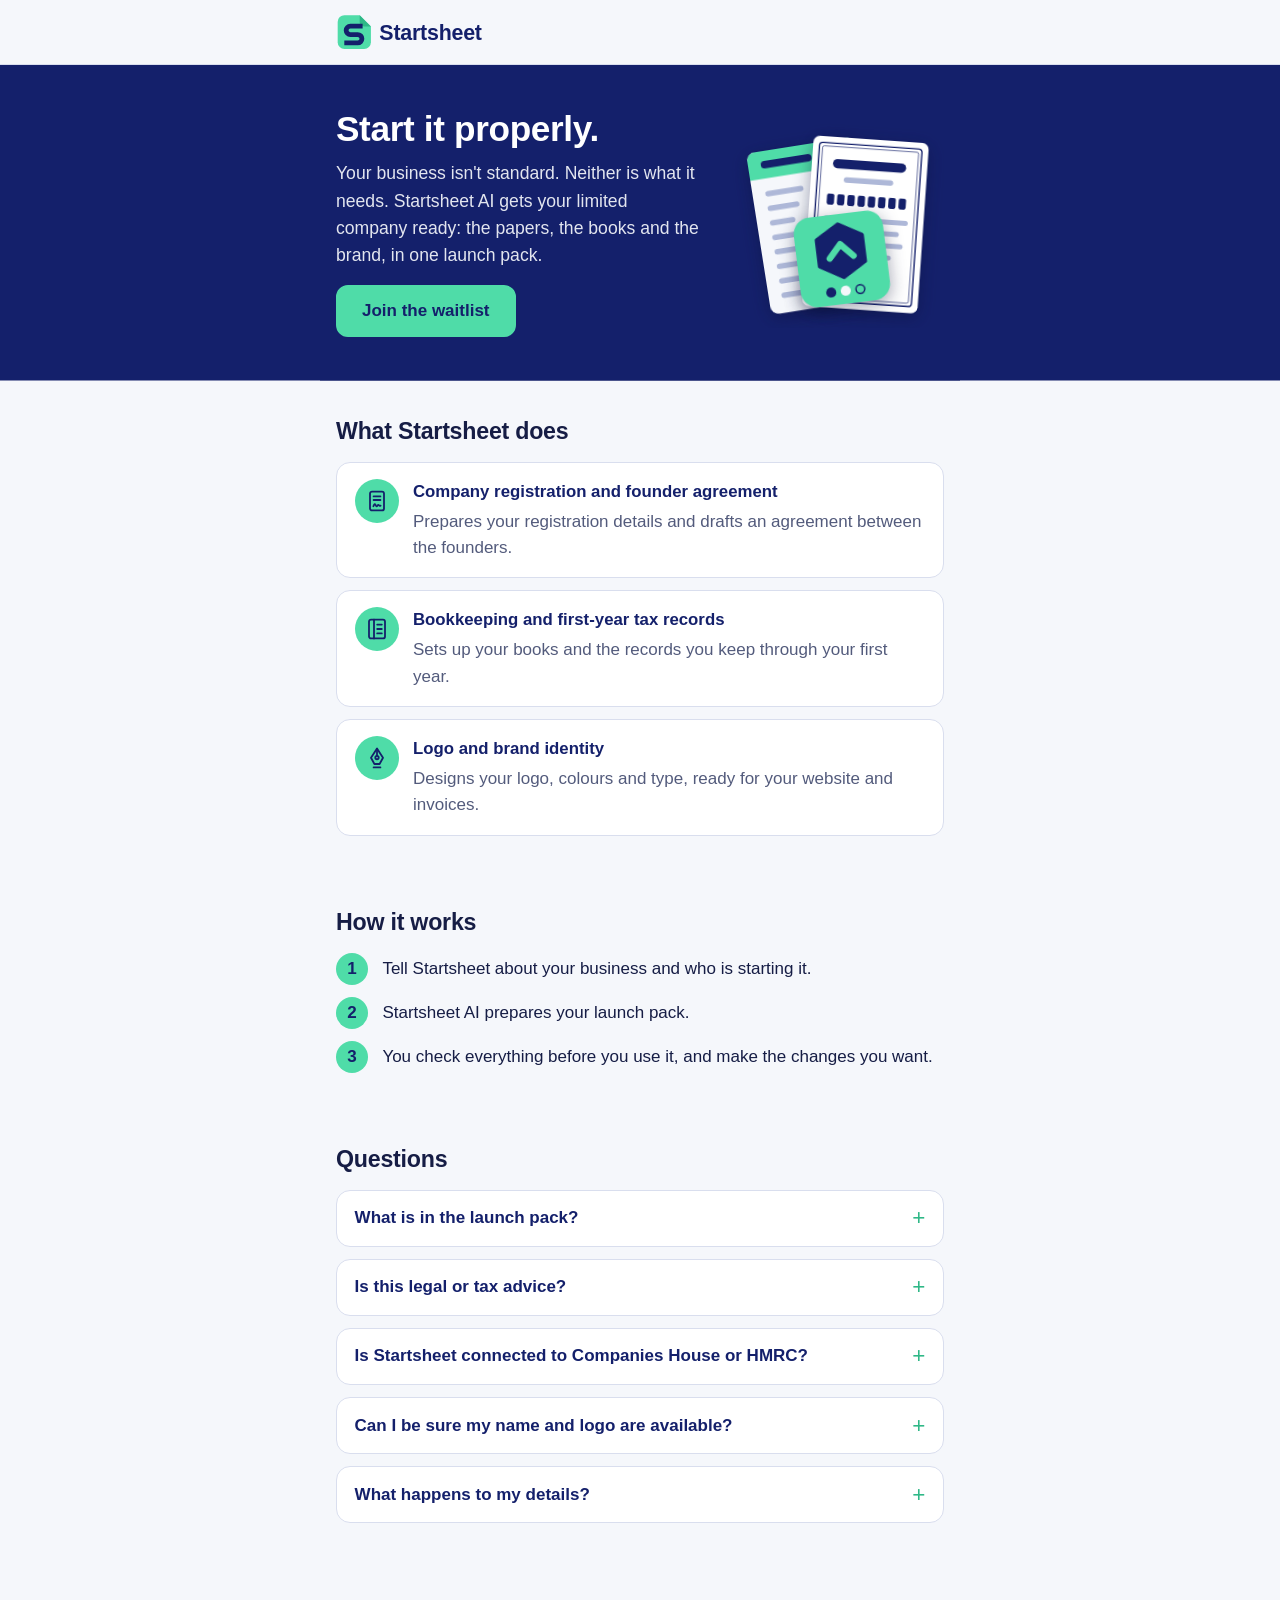
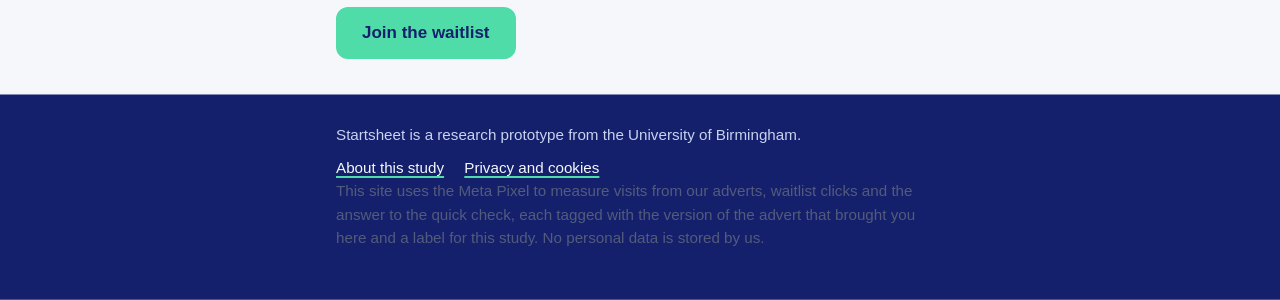
<file: index.html>
<!DOCTYPE html>
<html lang="en-GB">
<head>
  <meta charset="utf-8">
  <meta name="viewport" content="width=device-width, initial-scale=1">
  <title>Startsheet: start your limited company properly</title>
  <meta name="description" content="Startsheet AI prepares your company papers, sets up your books and designs your brand. One launch pack.">
  <meta name="robots" content="noindex">
  <link rel="icon" type="image/png" sizes="180x180" href="assets/favicon.png">
  <link rel="apple-touch-icon" href="assets/favicon.png">
  <link rel="stylesheet" href="styles.css">

  <!-- Meta Pixel Code -->
  <script>
  !function(f,b,e,v,n,t,s)
  {if(f.fbq)return;n=f.fbq=function(){n.callMethod?
  n.callMethod.apply(n,arguments):n.queue.push(arguments)};
  if(!f._fbq)f._fbq=n;n.push=n;n.loaded=!0;n.version='2.0';
  n.queue=[];t=b.createElement(e);t.async=!0;
  t.src=v;s=b.getElementsByTagName(e)[0];
  s.parentNode.insertBefore(t,s)}(window, document,'script',
  'https://connect.facebook.net/en_US/fbevents.js');
  fbq('init', '1098451752944744');
  </script>
  <noscript><img height="1" width="1" style="display:none" alt=""
  src="https://www.facebook.com/tr?id=1098451752944744&ev=PageView&noscript=1"></noscript>
  <!-- End Meta Pixel Code -->
</head>
<body>

  <header class="site-header">
    <div class="wrap">
      <a class="logo" href="./" aria-label="Startsheet home">
        <img src="assets/logo.svg" alt="Startsheet" width="200" height="40">
      </a>
    </div>
  </header>

  <main id="main">

    <section class="hero wrap" aria-labelledby="hero-title">
      <div class="hero-text">
        <h1 id="hero-title">Start it properly.</h1>
        <p class="lede">Your business isn't standard. Neither is what it needs. Startsheet AI gets your limited company ready: the papers, the books and the brand, in one launch pack.</p>
        <button type="button" class="btn" data-waitlist>Join the waitlist</button>
      </div>
      <img class="hero-art" src="assets/pack.svg" alt="" width="240" height="230">
    </section>

    <section class="wrap" aria-labelledby="what-title">
      <h2 id="what-title">What Startsheet does</h2>
      <ol class="cards">
        <li class="card"><span class="ico" aria-hidden="true"><svg viewBox="0 0 24 24" width="24" height="24" fill="none" stroke="#14206B" stroke-width="1.8" stroke-linecap="round" stroke-linejoin="round"><rect x="5" y="2.6" width="14" height="18.8" rx="2"/><path d="M8.6 7.4h6.8M8.6 11h6.8"/><path d="M8.4 17.2c1-2.6 1.8-2.6 2.3-.9.4 1.2 1.1 1.3 1.8.2.6-.9 1.2-.8 1.6-.1.3.5.8.6 1.5.3"/></svg></span>
          <div><h3>Company registration and founder agreement</h3>
          <p>Prepares your registration details and drafts an agreement between the founders.</p></div>
        </li>
        <li class="card"><span class="ico" aria-hidden="true"><svg viewBox="0 0 24 24" width="24" height="24" fill="none" stroke="#14206B" stroke-width="1.8" stroke-linecap="round" stroke-linejoin="round"><rect x="4" y="2.6" width="16" height="18.8" rx="2"/><path d="M9 2.6v18.8"/><path d="M12.2 7.6h4.6M12.2 12h4.6M12.2 16.4h4.6"/></svg></span>
          <div><h3>Bookkeeping and first-year tax records</h3>
          <p>Sets up your books and the records you keep through your first year.</p></div>
        </li>
        <li class="card"><span class="ico" aria-hidden="true"><svg viewBox="0 0 24 24" width="24" height="24" fill="none" stroke="#14206B" stroke-width="1.8" stroke-linecap="round" stroke-linejoin="round"><path d="M12 2.6l6 9.2-3.4 6.2H9.4L6 11.8z"/><path d="M12 2.6v7.2"/><circle cx="12" cy="11.6" r="1.7"/><path d="M8.6 21.4h6.8"/></svg></span>
          <div><h3>Logo and brand identity</h3>
          <p>Designs your logo, colours and type, ready for your website and invoices.</p></div>
        </li>
      </ol>
    </section>

    <section class="wrap" aria-labelledby="how-title">
      <h2 id="how-title">How it works</h2>
      <ol class="steps">
        <li><span>Tell Startsheet about your business and who is starting it.</span></li>
        <li><span>Startsheet AI prepares your launch pack.</span></li>
        <li><span>You check everything before you use it, and make the changes you want.</span></li>
      </ol>
    </section>

    <section class="wrap faq" aria-labelledby="faq-title">
      <h2 id="faq-title">Questions</h2>

      <details>
        <summary>What is in the launch pack?</summary>
        <ul>
          <li>Your company registration details, ready to check</li>
          <li>A draft founder agreement</li>
          <li>Your bookkeeping set-up and first-year tax records</li>
          <li>Your logo and brand identity</li>
        </ul>
      </details>

      <details>
        <summary>Is this legal or tax advice?</summary>
        <p data-disclaimer>No. What Startsheet prepares is not legal or tax advice. Startsheet is not a solicitor or an accountant, and a draft is not a substitute for one. For anything with serious consequences you should take professional advice.</p>
      </details>

      <details>
        <summary>Is Startsheet connected to Companies House or HMRC?</summary>
        <p data-disclaimer>No. Startsheet has no connection with either body and does not file anything for you. It prepares your registration details; registering the company stays with you.</p>
      </details>

      <details>
        <summary>Can I be sure my name and logo are available?</summary>
        <p>No. Startsheet does not clear names or logos. Check the Companies House register and the trade marks register yourself before you rely on them.</p>
      </details>

      <details>
        <summary>What happens to my details?</summary>
        <p>Nothing is collected here. Startsheet is currently a research prototype; see <a href="debrief.html">About this study</a>.</p>
      </details>
    </section>

    <section class="wrap" aria-label="Join the waitlist">
      <button type="button" class="btn" data-waitlist>Join the waitlist</button>
    </section>

  </main>

  <footer class="site-footer">
    <div class="wrap">
      <p>Startsheet is a research prototype from the University of Birmingham.</p>
      <nav aria-label="Footer">
        <a href="debrief.html">About this study</a>
        <a href="privacy.html">Privacy and cookies</a>
      </nav>
      <p class="muted">This site uses the Meta Pixel to measure visits from our adverts, waitlist clicks and the answer to the quick check, each tagged with the version of the advert that brought you here and a label for this study. No personal data is stored by us.</p>
    </div>
  </footer>

  <!-- Waitlist panel -->
  <div id="waitlist-panel" class="panel-backdrop" hidden>
    <div class="panel" role="dialog" aria-modal="true" aria-labelledby="panel-title" aria-describedby="panel-desc">
      <div class="panel-head">
        <h2 id="panel-title">Thank you</h2>
        <button type="button" class="panel-close" aria-label="Close">&times;</button>
      </div>
      <p id="panel-desc">Thank you. Startsheet is a research prototype and is not yet available; no email is needed. We record only that you clicked, your answer to the quick check below, which version of the advert you saw, and a label for this study.</p>

      <div id="panel-question">
        <p><strong>Quick check: how many AI assistants did the advert mention?</strong></p>
        <div class="btn-row">
          <button type="button" class="btn btn-secondary" data-answer="one">One</button>
          <button type="button" class="btn btn-secondary" data-answer="three">Three</button>
          <button type="button" class="btn btn-secondary" data-answer="dont_remember">I don't remember</button>
        </div>
      </div>

      <div id="panel-result" class="panel-result" hidden>
        <p>Thanks. You can read about the study below.</p>
        <a class="btn" href="debrief.html">About this study</a>
      </div>
    </div>
  </div>

  <script src="app.js"></script>
</body>
</html>
</file>
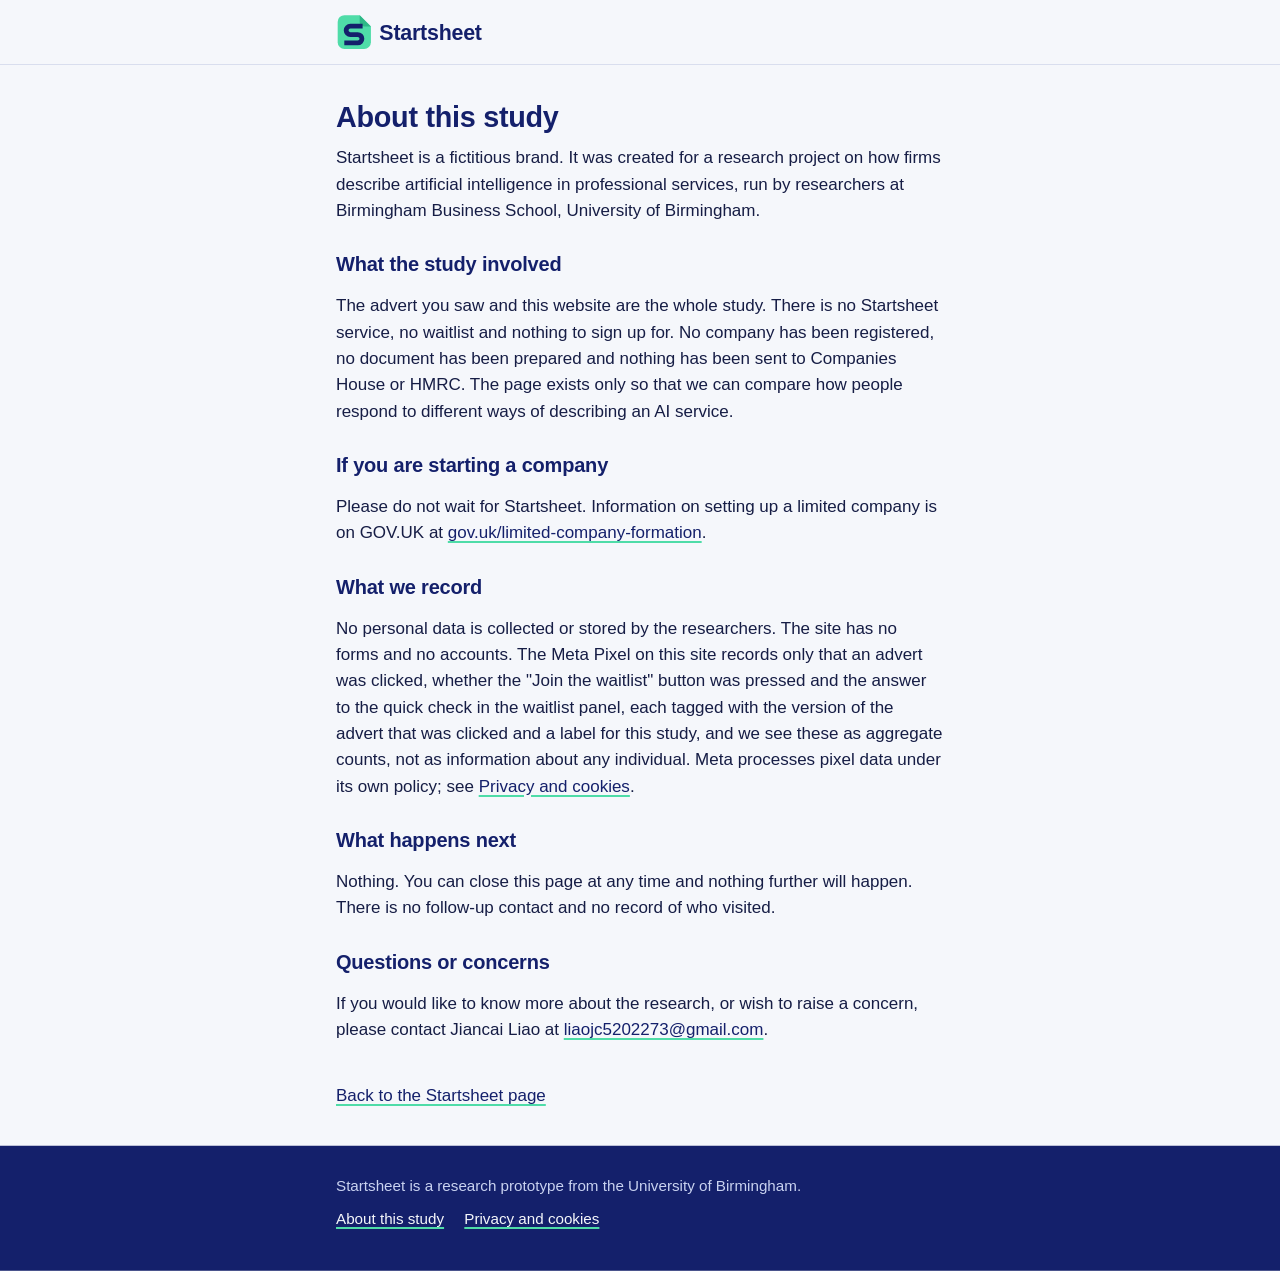
<file: debrief.html>
<!DOCTYPE html>
<html lang="en-GB">
<head>
  <meta charset="utf-8">
  <meta name="viewport" content="width=device-width, initial-scale=1">
  <title>About this study: Startsheet</title>
  <meta name="robots" content="noindex">
  <link rel="icon" type="image/png" sizes="180x180" href="assets/favicon.png">
  <link rel="stylesheet" href="styles.css">
</head>
<body>

  <header class="site-header">
    <div class="wrap">
      <a class="logo" href="./" aria-label="Startsheet home">
        <img src="assets/logo.svg" alt="Startsheet" width="200" height="40">
      </a>
    </div>
  </header>

  <main id="main">
    <article class="wrap page">
      <h1>About this study</h1>

      <p>Startsheet is a fictitious brand. It was created for a research project on how firms describe artificial intelligence in professional services, run by researchers at Birmingham Business School, University of Birmingham.</p>

      <h2>What the study involved</h2>
      <p>The advert you saw and this website are the whole study. There is no Startsheet service, no waitlist and nothing to sign up for. No company has been registered, no document has been prepared and nothing has been sent to Companies House or HMRC. The page exists only so that we can compare how people respond to different ways of describing an AI service.</p>

      <h2>If you are starting a company</h2>
      <p>Please do not wait for Startsheet. Information on setting up a limited company is on GOV.UK at <a href="https://www.gov.uk/limited-company-formation">gov.uk/limited-company-formation</a>.</p>

      <h2>What we record</h2>
      <p>No personal data is collected or stored by the researchers. The site has no forms and no accounts. The Meta Pixel on this site records only that an advert was clicked, whether the "Join the waitlist" button was pressed and the answer to the quick check in the waitlist panel, each tagged with the version of the advert that was clicked and a label for this study, and we see these as aggregate counts, not as information about any individual. Meta processes pixel data under its own policy; see <a href="privacy.html">Privacy and cookies</a>.</p>

      <h2>What happens next</h2>
      <p>Nothing. You can close this page at any time and nothing further will happen. There is no follow-up contact and no record of who visited.</p>

      <h2>Questions or concerns</h2>
      <p>If you would like to know more about the research, or wish to raise a concern, please contact Jiancai Liao at <a href="mailto:liaojc5202273@gmail.com">liaojc5202273@gmail.com</a>.</p>

      <a class="back-link" href="./">Back to the Startsheet page</a>
    </article>
  </main>

  <footer class="site-footer">
    <div class="wrap">
      <p>Startsheet is a research prototype from the University of Birmingham.</p>
      <nav aria-label="Footer">
        <a href="debrief.html">About this study</a>
        <a href="privacy.html">Privacy and cookies</a>
      </nav>
    </div>
  </footer>

</body>
</html>
</file>
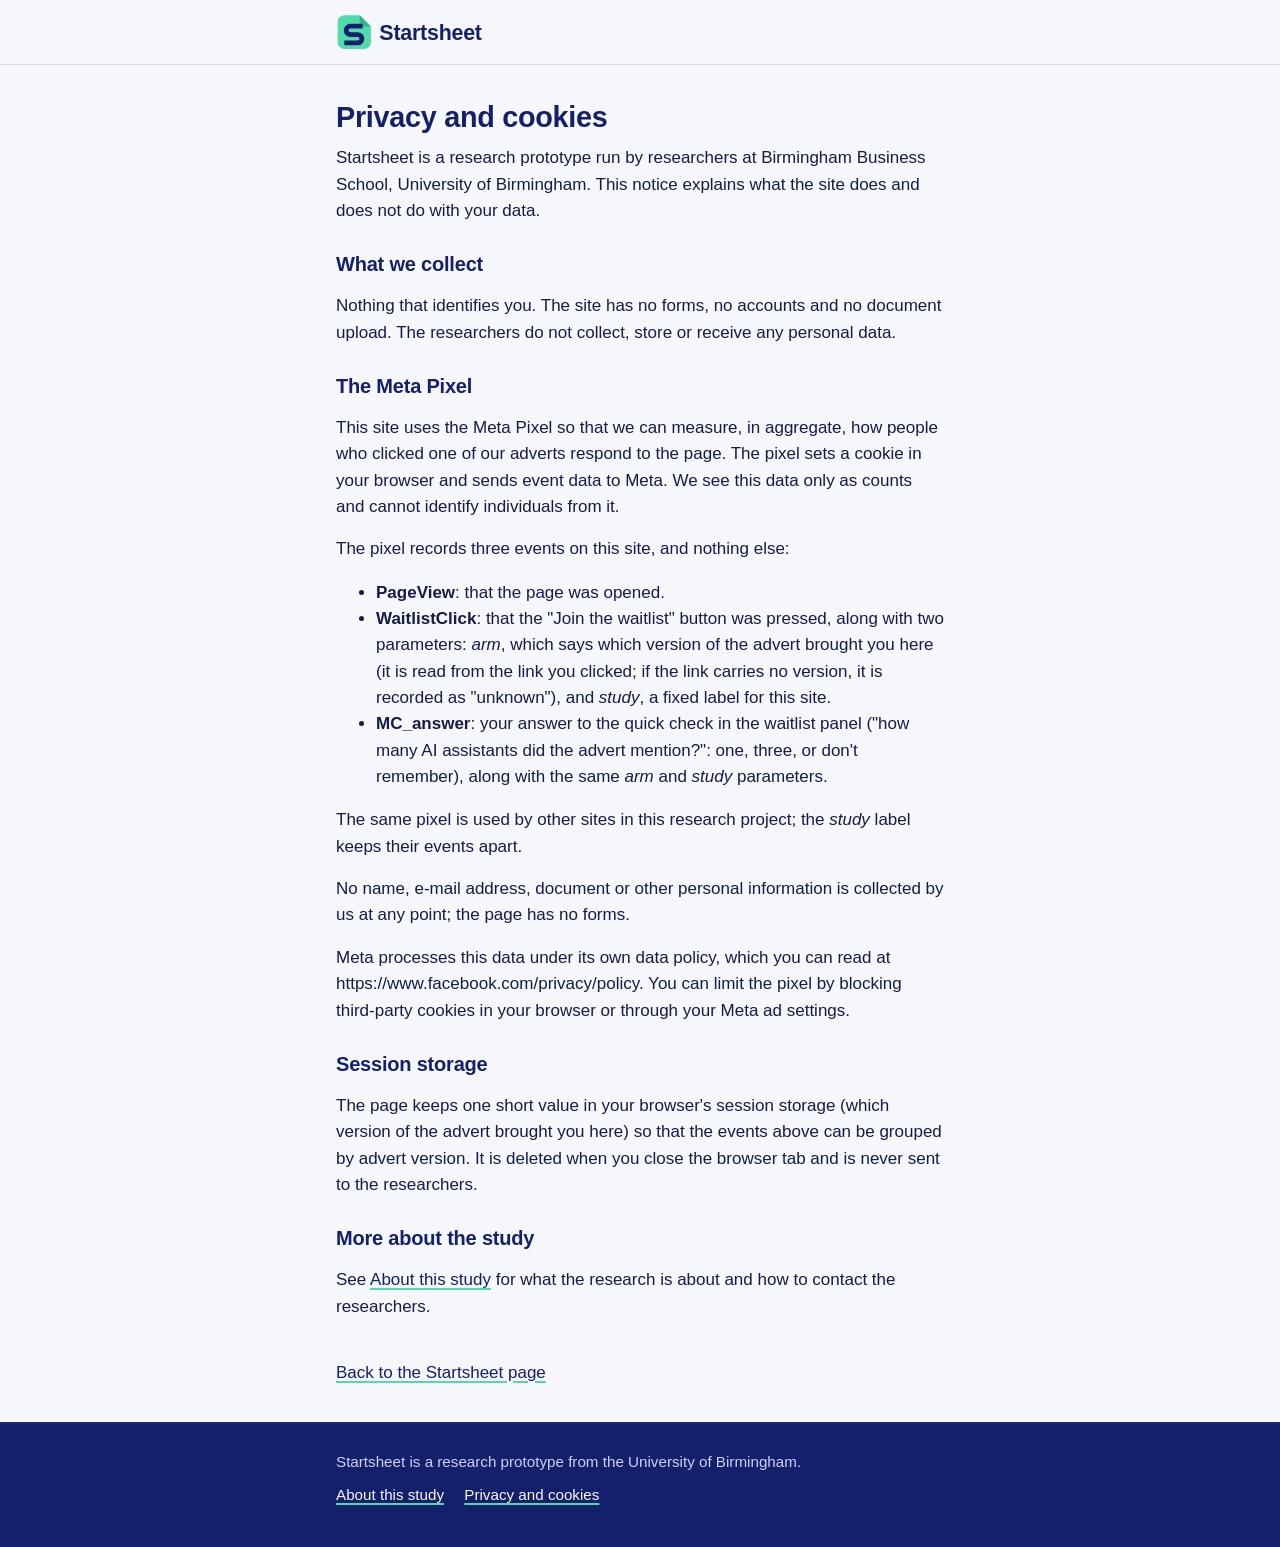
<file: privacy.html>
<!DOCTYPE html>
<html lang="en-GB">
<head>
  <meta charset="utf-8">
  <meta name="viewport" content="width=device-width, initial-scale=1">
  <title>Privacy and cookies: Startsheet</title>
  <meta name="robots" content="noindex">
  <link rel="icon" type="image/png" sizes="180x180" href="assets/favicon.png">
  <link rel="stylesheet" href="styles.css">
</head>
<body>

  <header class="site-header">
    <div class="wrap">
      <a class="logo" href="./" aria-label="Startsheet home">
        <img src="assets/logo.svg" alt="Startsheet" width="200" height="40">
      </a>
    </div>
  </header>

  <main id="main">
    <article class="wrap page">
      <h1>Privacy and cookies</h1>

      <p>Startsheet is a research prototype run by researchers at Birmingham Business School, University of Birmingham. This notice explains what the site does and does not do with your data.</p>

      <h2>What we collect</h2>
      <p>Nothing that identifies you. The site has no forms, no accounts and no document upload. The researchers do not collect, store or receive any personal data.</p>

      <h2>The Meta Pixel</h2>
      <p>This site uses the Meta Pixel so that we can measure, in aggregate, how people who clicked one of our adverts respond to the page. The pixel sets a cookie in your browser and sends event data to Meta. We see this data only as counts and cannot identify individuals from it.</p>
      <p>The pixel records three events on this site, and nothing else:</p>
      <ul>
        <li><strong>PageView</strong>: that the page was opened.</li>
        <li><strong>WaitlistClick</strong>: that the "Join the waitlist" button was pressed, along with two parameters: <em>arm</em>, which says which version of the advert brought you here (it is read from the link you clicked; if the link carries no version, it is recorded as "unknown"), and <em>study</em>, a fixed label for this site.</li>
        <li><strong>MC_answer</strong>: your answer to the quick check in the waitlist panel ("how many AI assistants did the advert mention?": one, three, or don't remember), along with the same <em>arm</em> and <em>study</em> parameters.</li>
      </ul>
      <p>The same pixel is used by other sites in this research project; the <em>study</em> label keeps their events apart.</p>
      <p>No name, e-mail address, document or other personal information is collected by us at any point; the page has no forms.</p>
      <p>Meta processes this data under its own data policy, which you can read at https://www.facebook.com/privacy/policy. You can limit the pixel by blocking third-party cookies in your browser or through your Meta ad settings.</p>

      <h2>Session storage</h2>
      <p>The page keeps one short value in your browser's session storage (which version of the advert brought you here) so that the events above can be grouped by advert version. It is deleted when you close the browser tab and is never sent to the researchers.</p>

      <h2>More about the study</h2>
      <p>See <a href="debrief.html">About this study</a> for what the research is about and how to contact the researchers.</p>

      <a class="back-link" href="./">Back to the Startsheet page</a>
    </article>
  </main>

  <footer class="site-footer">
    <div class="wrap">
      <p>Startsheet is a research prototype from the University of Birmingham.</p>
      <nav aria-label="Footer">
        <a href="debrief.html">About this study</a>
        <a href="privacy.html">Privacy and cookies</a>
      </nav>
    </div>
  </footer>

</body>
</html>
</file>
<file: styles.css>
/* Startsheet landing page: shared styles */

:root {
  --indigo: #14206B;
  --indigo-2: #1E2C85;
  --paper: #F5F7FB;
  --paper-2: #FFFFFF;
  --mint: #4FDCA8;
  --mint-dark: #2FB887;
  --ink: #161D45;
  --grey: #535B7C;
  --muted: #C9D2F0;
  --line: #D9DEEE;
  --card: #FFFFFF;
  --radius: 14px;
  --gutter: 16px;
  --display: 'Avenir Next', 'Helvetica Neue', Arial, sans-serif;
  --sans: 'Helvetica Neue', 'Avenir Next', -apple-system, Arial, sans-serif;
}

*,
*::before,
*::after {
  box-sizing: border-box;
}

html {
  -webkit-text-size-adjust: 100%;
}

body {
  margin: 0;
  background: var(--paper);
  color: var(--ink);
  font-family: var(--sans);
  font-size: 17px;
  line-height: 1.55;
  overflow-x: hidden;
}

img,
svg {
  max-width: 100%;
  height: auto;
}

a {
  color: var(--indigo);
  text-decoration-color: var(--mint);
  text-decoration-thickness: 2px;
  text-underline-offset: 3px;
}

a:hover {
  color: var(--indigo-2);
}

:focus-visible {
  outline: 3px solid var(--indigo);
  outline-offset: 3px;
}

.wrap {
  max-width: 640px;
  margin: 0 auto;
  padding: 0 var(--gutter);
}

/* Header */

.site-header {
  background: var(--paper);
  border-bottom: 1px solid var(--line);
}

.site-header .wrap {
  display: flex;
  align-items: center;
  min-height: 64px;
}

.logo {
  display: inline-flex;
  align-items: center;
}

.logo img {
  height: 36px;
  width: auto;
  display: block;
}

/* Type */

h1,
h2 {
  font-family: var(--display);
  font-weight: 700;
  letter-spacing: -0.01em;
}

h1 {
  font-size: 2.2rem;
  line-height: 1.12;
  margin: 0 0 0.75rem;
}

h2 {
  font-size: 1.45rem;
  line-height: 1.25;
  margin: 0 0 1rem;
}

h3 {
  font-size: 1.05rem;
  margin: 0 0 0.25rem;
}

p {
  margin: 0 0 1rem;
}

.lede {
  font-size: 1.1rem;
}

.muted {
  color: var(--grey);
}

/* Sections */

main > section.wrap,
main > article.wrap {
  padding-top: 2.25rem;
  padding-bottom: 2.25rem;
}

/* Hero: full-bleed indigo band without changing the markup */

main > section.hero {
  position: relative;
  padding-top: 2.75rem;
  padding-bottom: 2.75rem;
  background: var(--indigo);
  color: var(--paper);
  box-shadow: 0 0 0 100vmax var(--indigo);
  clip-path: inset(0 -100vmax);
}

main > section.hero {
  display: flex;
  align-items: center;
  gap: 1.5rem;
}

.hero-text {
  flex: 1 1 auto;
}

.hero-art {
  flex: 0 0 220px;
  width: 220px;
  height: auto;
}

@media (max-width: 559px) {
  main > section.hero {
    display: block;
  }
  .hero-art {
    display: none;
  }
}

main > section.hero h1 {
  color: #FFFFFF;
}

main > section.hero .lede {
  color: var(--paper);
  opacity: 0.92;
}

/* Buttons */

.btn {
  display: inline-flex;
  align-items: center;
  justify-content: center;
  min-height: 46px;
  padding: 0.65rem 1.5rem;
  border: 2px solid var(--mint);
  border-radius: 12px;
  background: var(--mint);
  color: var(--indigo);
  font: inherit;
  font-weight: 700;
  text-decoration: none;
  cursor: pointer;
  transition: background-color 150ms ease, border-color 150ms ease, color 150ms ease;
}

.btn:hover {
  background: var(--mint-dark);
  border-color: var(--mint-dark);
  color: var(--indigo);
}

.btn-secondary {
  background: transparent;
  border-color: var(--indigo);
  color: var(--indigo);
}

.btn-secondary:hover {
  background: var(--indigo);
  border-color: var(--indigo);
  color: var(--paper);
}

.btn-row {
  display: flex;
  flex-wrap: wrap;
  gap: 0.75rem;
}

/* Cards */

.cards {
  list-style: none;
  margin: 0;
  padding: 0;
  display: grid;
  gap: 0.75rem;
}

.card {
  background: var(--card);
  border: 1px solid var(--line);
  border-radius: var(--radius);
  padding: 1rem 1.1rem;
  display: flex;
  gap: 0.9rem;
  align-items: flex-start;
}

.ico {
  flex: 0 0 auto;
  width: 44px;
  height: 44px;
  border-radius: 50%;
  background: var(--mint);
  display: inline-flex;
  align-items: center;
  justify-content: center;
}

.card h3 {
  color: var(--indigo);
}

.card p {
  margin: 0;
  color: var(--grey);
}

/* Numbered steps */

.steps {
  margin: 0;
  padding: 0;
  list-style: none;
  counter-reset: step;
  display: grid;
  gap: 0.75rem;
}

.steps li {
  counter-increment: step;
  display: flex;
  gap: 0.9rem;
  align-items: flex-start;
}

.steps li::before {
  content: counter(step);
  flex: 0 0 auto;
  width: 32px;
  height: 32px;
  border-radius: 50%;
  background: var(--mint);
  color: var(--indigo);
  font-weight: 700;
  display: inline-flex;
  align-items: center;
  justify-content: center;
}

.steps li span {
  padding-top: 0.2rem;
}

/* FAQ */

.faq details {
  background: var(--card);
  border: 1px solid var(--line);
  border-radius: var(--radius);
  padding: 0 1.1rem;
  margin-bottom: 0.75rem;
}

.faq summary {
  cursor: pointer;
  font-weight: 600;
  color: var(--indigo);
  padding: 0.9rem 0;
  min-height: 44px;
  display: flex;
  align-items: center;
  justify-content: space-between;
  gap: 1rem;
}

.faq summary::after {
  content: "+";
  font-weight: 400;
  font-size: 1.4rem;
  color: var(--mint-dark);
  line-height: 1;
}

.faq details[open] summary::after {
  content: "\2013";
}

.faq details > *:not(summary) {
  padding-bottom: 1rem;
}

.faq ul {
  margin: 0;
  padding-left: 1.2rem;
}

/* Footer: indigo band */

.site-footer {
  background: var(--indigo);
  color: var(--muted);
  padding: 1.75rem 0 2.5rem;
  font-size: 0.95rem;
  box-shadow: 0 0 0 100vmax var(--indigo);
  clip-path: inset(0 -100vmax);
}

.site-footer p {
  margin: 0 0 0.6rem;
}

.site-footer a {
  color: var(--paper);
  text-decoration-color: var(--mint);
}

.site-footer a:hover {
  color: var(--mint);
}

.site-footer nav a {
  margin-right: 1rem;
}

/* Waitlist panel (modal) */

.panel-backdrop {
  position: fixed;
  inset: 0;
  background: rgba(20, 32, 107, 0.62);
  display: none;
  align-items: flex-end;
  justify-content: center;
  padding: var(--gutter);
  z-index: 50;
}

.panel-backdrop.is-open {
  display: flex;
}

.panel {
  background: var(--paper-2);
  border-top: 4px solid var(--mint);
  border-radius: var(--radius);
  max-width: 480px;
  width: 100%;
  padding: 1.25rem 1.25rem 1.5rem;
  box-shadow: 0 12px 40px rgba(20, 32, 107, 0.3);
  animation: panel-in 200ms ease-out;
}

.panel h2 {
  font-size: 1.25rem;
  margin-right: 2.5rem;
  color: var(--indigo);
}

.panel-head {
  display: flex;
  justify-content: space-between;
  align-items: flex-start;
  gap: 1rem;
}

.panel-close {
  flex: 0 0 auto;
  width: 44px;
  height: 44px;
  margin: -0.5rem -0.5rem 0 0;
  border: 0;
  border-radius: 50%;
  background: transparent;
  color: var(--indigo);
  font-size: 1.6rem;
  line-height: 1;
  cursor: pointer;
}

.panel-close:hover {
  background: var(--paper);
}

.panel .btn-row .btn {
  flex: 1 1 auto;
}

.panel-result {
  margin-top: 1rem;
}

@media (min-width: 480px) {
  .panel-backdrop {
    align-items: center;
  }
}

@keyframes panel-in {
  from {
    opacity: 0;
    transform: translateY(12px);
  }
  to {
    opacity: 1;
    transform: translateY(0);
  }
}

/* Simple page (debrief, privacy) */

.page h1 {
  font-size: 1.8rem;
  color: var(--indigo);
}

.page h2 {
  font-size: 1.25rem;
  margin-top: 1.75rem;
  color: var(--indigo);
}

.back-link {
  display: inline-block;
  margin-top: 1.5rem;
}

@media (prefers-reduced-motion: reduce) {
  *,
  *::before,
  *::after {
    animation: none !important;
    transition: none !important;
  }
}
</file>
